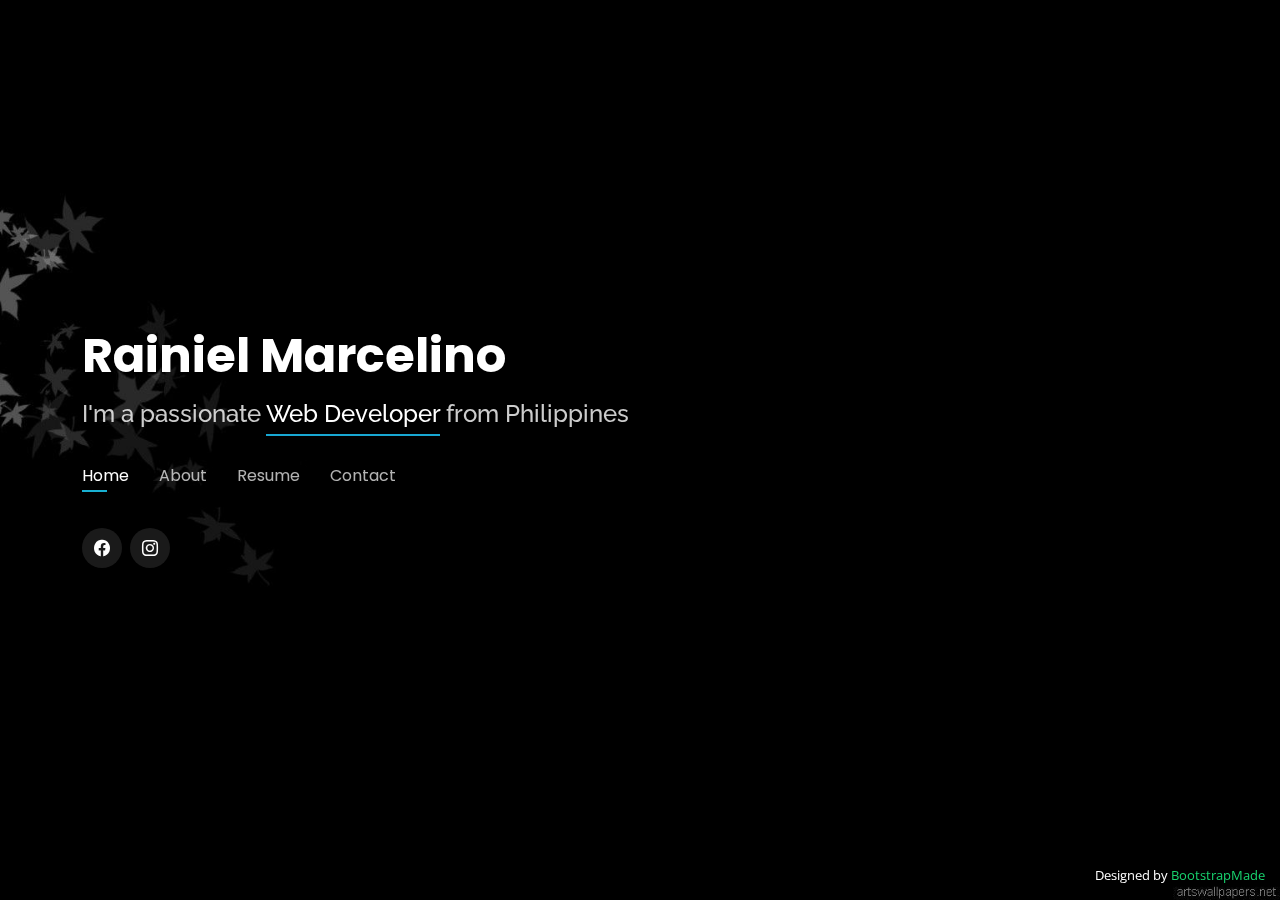
<file: index.html>
<!DOCTYPE html>
<html lang="en">

<head>
  <meta charset="utf-8">
  <meta content="width=device-width, initial-scale=1.0" name="viewport">

  <title>Personal Bootstrap Template</title>
  <meta content="" name="description">
  <meta content="" name="keywords">

  <!-- Favicons -->
  <link href="assets/img/favicon.png" rel="icon">
  <link href="assets/img/apple-touch-icon.png" rel="apple-touch-icon">

  <!-- Google Fonts -->
  <link href="https://fonts.googleapis.com/css?family=Open+Sans:300,300i,400,400i,600,600i,700,700i|Raleway:300,300i,400,400i,500,500i,600,600i,700,700i|Poppins:300,300i,400,400i,500,500i,600,600i,700,700i" rel="stylesheet">

  <!-- Vendor CSS Files -->
  <link href="assets/vendor/bootstrap/css/bootstrap.min.css" rel="stylesheet">
  <link href="assets/vendor/bootstrap-icons/bootstrap-icons.css" rel="stylesheet">
  <link href="assets/vendor/boxicons/css/boxicons.min.css" rel="stylesheet">
  <link href="assets/vendor/glightbox/css/glightbox.min.css" rel="stylesheet">
  <link href="assets/vendor/remixicon/remixicon.css" rel="stylesheet">
  <link href="assets/vendor/swiper/swiper-bundle.min.css" rel="stylesheet">

  <!-- Template Main CSS File -->
  <link href="assets/css/style.css" rel="stylesheet">

  <!-- =======================================================
  * Template Name: Personal - v4.3.0
  * Template URL: https://bootstrapmade.com/personal-free-resume-bootstrap-template/
  * Author: BootstrapMade.com
  * License: https://bootstrapmade.com/license/
  ======================================================== -->
</head>

<body>

  <!-- ======= Header ======= -->
  <header id="header">
    <div class="container">

      <h1><a href="index.html">Rainiel Marcelino</a></h1>
      <!-- Uncomment below if you prefer to use an image logo -->
      <!-- <a href="index.html" class="mr-auto"><img src="assets/img/logo.png" alt="" class="img-fluid"></a> -->
      <h2>I'm a passionate <span>Web Developer</span> from Philippines</h2>

      <nav id="navbar" class="navbar">
        <ul>
          <li><a class="nav-link active" href="#header">Home</a></li>
          <li><a class="nav-link" href="#about">About</a></li>
          <li><a class="nav-link" href="#resume">Resume</a></li>
          <li><a class="nav-link" href="#contact">Contact</a></li>
        </ul>
        <i class="bi bi-list mobile-nav-toggle"></i>
      </nav><!-- .navbar -->

      <div class="social-links">
    
        <a href="#" class="facebook"><i class="bi bi-facebook"></i></a>
        <a href="#" class="instagram"><i class="bi bi-instagram"></i></a>
   
      </div>

    </div>
  </header><!-- End Header -->

  <!-- ======= About Section ======= -->
  <section id="about" class="about">

    <!-- ======= About Me ======= -->
    <div class="about-me container">

      <div class="section-title">
        <h2>About</h2>
        <p>Learn more about me</p>
      </div>

      <div class="row">
        <div class="col-lg-4" data-aos="fade-right">
          <img src="assets/img/me.jpg" class="img-fluid" alt="">
        </div>
        <div class="col-lg-8 pt-4 pt-lg-0 content" data-aos="fade-left">
          <h3>Web Developer</h3>
          <p class="fst-italic">
           Professional with more than two years of expertise in web design and development in a variety of sectors. Database development is one of my strong suits.designing user interfaces, building and testing code, debugging basic and complicated problems, and Adding new features in response to customer feedback.
          </p>
          <div class="row">
            <div class="col-lg-6">
              <ul>
                <li><i class="bi bi-chevron-right"></i> <strong>Birthday:</strong> <span>September, 23, 2000</span></li>
                <li><i class="bi bi-chevron-right"></i> <strong>Website:</strong> <span>www.FLEXIFY.com</span></li>
                <li><i class="bi bi-chevron-right"></i> <strong>Phone:</strong> <span>+09663843490</span></li>
                <li><i class="bi bi-chevron-right"></i> <strong>City:</strong> <span>Cavite, Philippines</span></li>
              </ul>
            </div>
            <div class="col-lg-6">
              <ul>
                <li><i class="bi bi-chevron-right"></i> <strong>Age:</strong> <span>21</span></li>
                <li><i class="bi bi-chevron-right"></i> <strong>Degree:</strong> <span>Master</span></li>
                <li><i class="bi bi-chevron-right"></i> <strong>PhEmailone:</strong> <span>mrcl23@yahoo.com</span></li>
                <li><i class="bi bi-chevron-right"></i> <strong>Freelance:</strong> <span>Available</span></li>
              </ul>
            </div>
          </div>
          <p>
            
          </p>
        </div>
      </div>

    </div><!-- End About Me -->

    <!-- ======= Counts ======= -->
    <div class="counts container">

      <div class="row">

        <div class="col-lg-3 col-md-6">
          <div class="count-box">
            <i class="bi bi-emoji-smile"></i>
            <span data-purecounter-start="0" data-purecounter-end="10" data-purecounter-duration="1" class="purecounter"></span>
            <p>Happy Clients</p>
          </div>
        </div>

        <div class="col-lg-3 col-md-6 mt-5 mt-md-0">
          <div class="count-box">
            <i class="bi bi-journal-richtext"></i>
            <span data-purecounter-start="0" data-purecounter-end="8" data-purecounter-duration="1" class="purecounter"></span>
            <p>Projects</p>
          </div>
        </div>

        <div class="col-lg-3 col-md-6 mt-5 mt-lg-0">
          <div class="count-box">
            <i class="bi bi-headset"></i>
            <span data-purecounter-start="0" data-purecounter-end="363" data-purecounter-duration="1" class="purecounter"></span>
            <p>Hours Of Support</p>
          </div>
        </div>

        <div class="col-lg-3 col-md-6 mt-5 mt-lg-0">
          <div class="count-box">
            <i class="bi bi-award"></i>
            <span data-purecounter-start="0" data-purecounter-end="4" data-purecounter-duration="1" class="purecounter"></span>
            <p>Awards</p>
          </div>
        </div>

      </div>

    </div><!-- End Counts -->

    <!-- ======= Skills  ======= -->
    <div class="skills container">

      <div class="section-title">
        <h2>Skills</h2>
      </div>

      <div class="row skills-content">

        <div class="col-lg-6">

          <div class="progress">
            <span class="skill">HTML <i class="val">95%</i></span>
            <div class="progress-bar-wrap">
              <div class="progress-bar" role="progressbar" aria-valuenow="100" aria-valuemin="0" aria-valuemax="100"></div>
            </div>
          </div>

          <div class="progress">
            <span class="skill">CSS <i class="val">75%</i></span>
            <div class="progress-bar-wrap">
              <div class="progress-bar" role="progressbar" aria-valuenow="90" aria-valuemin="0" aria-valuemax="100"></div>
            </div>
          </div>

          <div class="progress">
            <span class="skill">JavaScript <i class="val">70%</i></span>
            <div class="progress-bar-wrap">
              <div class="progress-bar" role="progressbar" aria-valuenow="75" aria-valuemin="0" aria-valuemax="100"></div>
            </div>
          </div>

        </div>

        <div class="col-lg-6">

          <div class="progress">
            <span class="skill">PHP <i class="val">70%</i></span>
            <div class="progress-bar-wrap">
              <div class="progress-bar" role="progressbar" aria-valuenow="80" aria-valuemin="0" aria-valuemax="100"></div>
            </div>
          </div>

          <div class="progress">
            <span class="skill">WordPress/CMS <i class="val">50%</i></span>
            <div class="progress-bar-wrap">
              <div class="progress-bar" role="progressbar" aria-valuenow="90" aria-valuemin="0" aria-valuemax="100"></div>
            </div>
          </div>

          <div class="progress">
            <span class="skill">Photoshop <i class="val">75%</i></span>
            <div class="progress-bar-wrap">
              <div class="progress-bar" role="progressbar" aria-valuenow="55" aria-valuemin="0" aria-valuemax="100"></div>
            </div>
          </div>

        </div>

      </div>

    </div><!-- End Skills -->

    <!-- ======= Interests ======= -->
    <div class="interests container">

      <div class="section-title">
        <h2>Interests</h2>
      </div>

      <div class="row">
        <div class="col-lg-3 col-md-4 mt-4">
          <div class="icon-box">
            <i class="ri-database-2-line" style="color: #47aeff;"></i>
            <h3>Database</h3>
          </div>
        </div>
        <div class="col-lg-3 col-md-4 mt-4">
          <div class="icon-box">
            <i class="ri-file-list-3-line" style="color: #11dbcf;"></i>
            <h3>Reviews</h3>
          </div>
        </div>
        <div class="col-lg-3 col-md-4 mt-4">
          <div class="icon-box">
            <i class="ri-price-tag-2-line" style="color: #4233ff;"></i>
            <h3>Rate</h3>
          </div>
        </div>
        <div class="col-lg-3 col-md-4 mt-4">
          <div class="icon-box">
            <i class="ri-disc-line" style="color: #b20969;"></i>
            <h3>Music</h3>
          </div>
        </div>
        </div>
      </div>

    </div><!-- End Interests -->

  </section><!-- End About Section -->

  <!-- ======= Resume Section ======= -->
  <section id="resume" class="resume">
    <div class="container">

      <div class="section-title">
        <h2>Resume</h2>
        <p>Check My Resume</p>
      </div>

      <div class="row">
        <div class="col-lg-6">
          <h3 class="resume-title">Sumary</h3>
          <div class="resume-item pb-0">
            <h4>Rainiel Marcelino</h4>
            <p><em>Web Developer who is creative and deadline-driven, with 2+ years of experience designing and developing user-centered digital/print Website material from concept to final, polished deliverable.</em></p>
            <p>
            <ul>
              <li>Cavite, Philippines</li>
              <li>+09663843490</li>
              <li>Rainiel Marcelino</li>
            </ul>
            </p>
          </div>

          <h3 class="resume-title">Education</h3>
          <div class="resume-item">
            <h4>BS Informarion Technology</h4>
            <h5>2019 - 2023</h5>
            <p><em>Cavite State University, Indang Campus</em></p>
          </div>
          <div class="resume-item">
            <h4>Information and communications technology</h4>
            <h5>2017 - 2019</h5>
            <p><em>Philipine Christian University</em></p>
          </div>
        </div>
        <div class="col-lg-6">
          <h3 class="resume-title">Professional Experience</h3>
          <div class="resume-item">
            <h4>Junior Web Developer</h4>
            <h5>2026 - Present</h5>
            <p><em>Sky.inc, Philipines</em></p>
            <p>
            <ul>
              <li>Lead the graphic, layout, and production communication materials for the website's design, development, and deployment.</li>
              <li>Supervise the evaluation of all code resources in order to assure the website's quality and accuracy.</li>
            </ul>
            </p>
          </div>
        </div>
      </div>

    </div>
  </section><!-- End Resume Section -->

  <!-- ======= Contact Section ======= -->
  <section id="contact" class="contact">
    <div class="container">

      <div class="section-title">
        <h2>Contact</h2>
        <p>Contact Me</p>
      </div>

      <div class="row mt-2">

        <div class="col-md-6 d-flex align-items-stretch">
          <div class="info-box">
            <i class="bx bx-map"></i>
            <h3>My Address</h3>
            <p>S3 L4 BLK4 SUNNY BROOKE 2 SAN FRANCISCO, GENERAL TRIAS CAVITE</p>
          </div>
        </div>

        <div class="col-md-6 mt-4 mt-md-0 d-flex align-items-stretch">
          <div class="info-box">
            <i class="bx bx-share-alt"></i>
            <h3>Social Profiles</h3>
            <div class="social-links">          
              <a href="#" class="facebook"><i class="bi bi-facebook"></i></a>
              <a href="#" class="instagram"><i class="bi bi-instagram"></i></a>
            </div>
          </div>
        </div>

        <div class="col-md-6 mt-4 d-flex align-items-stretch">
          <div class="info-box">
            <i class="bx bx-envelope"></i>
            <h3>Email Me</h3>
            <p>mrcl23@yahoo.com</p>
          </div>
        </div>
        <div class="col-md-6 mt-4 d-flex align-items-stretch">
          <div class="info-box">
            <i class="bx bx-phone-call"></i>
            <h3>Call Me</h3>
            <p>+09663843490</p>
          </div>
        </div>
      </div>

      <form action="forms/contact.php" method="post" role="form" class="php-email-form mt-4">
        <div class="row">
          <div class="col-md-6 form-group">
            <input type="text" name="name" class="form-control" id="name" placeholder="Your Name" required>
          </div>
          <div class="col-md-6 form-group mt-3 mt-md-0">
            <input type="email" class="form-control" name="email" id="email" placeholder="Your Email" required>
          </div>
        </div>
        <div class="form-group mt-3">
          <input type="text" class="form-control" name="subject" id="subject" placeholder="Subject" required>
        </div>
        <div class="form-group mt-3">
          <textarea class="form-control" name="message" rows="5" placeholder="Message" required></textarea>
        </div>
        <div class="my-3">
          <div class="loading">Loading</div>
          <div class="error-message"></div>
          <div class="sent-message">Your message has been sent. Thank you!</div>
        </div>
        <div class="text-center"><button type="submit">Send Message</button></div>
      </form>

    </div>
  </section><!-- End Contact Section -->

  <div class="credits">
    <!-- All the links in the footer should remain intact. -->
    <!-- You can delete the links only if you purchased the pro version. -->
    <!-- Licensing information: https://bootstrapmade.com/license/ -->
    <!-- Purchase the pro version with working PHP/AJAX contact form: https://bootstrapmade.com/personal-free-resume-bootstrap-template/ -->
    Designed by <a href="https://bootstrapmade.com/">BootstrapMade</a>
  </div>

  <!-- Vendor JS Files -->
  <script src="assets/vendor/bootstrap/js/bootstrap.bundle.min.js"></script>
  <script src="assets/vendor/glightbox/js/glightbox.min.js"></script>
  <script src="assets/vendor/isotope-layout/isotope.pkgd.min.js"></script>
  <script src="assets/vendor/php-email-form/validate.js"></script>
  <script src="assets/vendor/purecounter/purecounter.js"></script>
  <script src="assets/vendor/swiper/swiper-bundle.min.js"></script>
  <script src="assets/vendor/waypoints/noframework.waypoints.js"></script>

  <!-- Template Main JS File -->
  <script src="assets/js/main.js"></script>

</body>

</html>
</file>
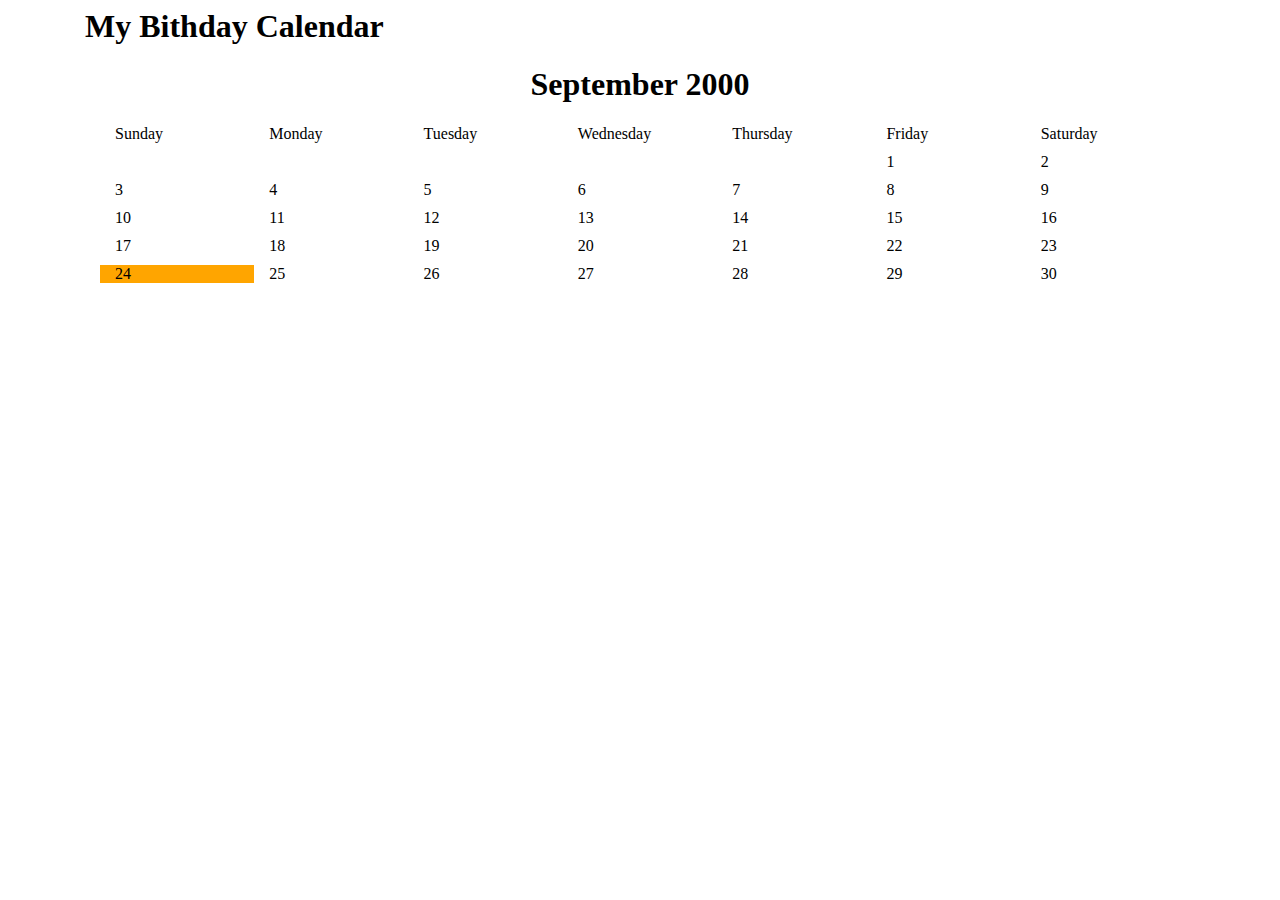
<file: Marcelino_itec75a/Marcelino_lab2.html>
<html>
<head>
<title>Calendar</title>
<link rel="stylesheet" type="text/css" href="css/bootstrap-grid.css">
</head>
<body>
<div class="container">
  <h1>My Bithday Calendar</h1>
  <center><h1>September 2000</h1></center>
  <div class="containerq">
    <div class="row">
      <div class="col-sm">
      Sunday
      </div>
      <div class="col-sm">
      Monday
      </div>
      <div class="col-sm">
      Tuesday
      </div>
  	    <div class="col-sm">
  	  Wednesday
      </div>
  	    <div class="col-sm">
      Thursday
      </div>
  	    <div class="col-sm">
      Friday
      </div>
  	    <div class="col-sm">
      Saturday
      </div>
    </div>



    <div class="row">
      <div class="col-sm">
      </div>
      <div class="col-sm">
      </div>
      <div class="col-sm">
      </div>
  	    <div class="col-sm">
      </div>
  	    <div class="col-sm">
      </div>
  	    <div class="col-sm">
      1
      </div>
  	    <div class="col-sm">
      2
      </div>
    </div>



      <div class="row">
      <div class="col-sm">
      3
      </div>
      <div class="col-sm">
      4
      </div>
      <div class="col-sm">
      5
      </div>
  	    <div class="col-sm">
  	  6
      </div>
  	    <div class="col-sm">
      7
      </div>
  	    <div class="col-sm">
      8
      </div>
  	    <div class="col-sm">
      9
      </div>
      </div>



      <div class="row">
      <div class="col-sm">
      10
      </div>
      <div class="col-sm">
      11
      </div>
      <div class="col-sm">
      12
      </div>
        <div class="col-sm">
      13
      </div>
        <div class="col-sm">
      14
      </div>
        <div class="col-sm">
      15
      </div>
        <div class="col-sm">
      16
      </div>
      </div>



      <div class="row">
      <div class="col-sm">
      17
      </div>
      <div class="col-sm">
      18
      </div>
      <div class="col-sm">
      19
      </div>
        <div class="col-sm">
      20
      </div>
        <div class="col-sm">
      21
      </div>
        <div class="col-sm">
      22
      </div>
        <div class="col-sm">
      23
      </div>
      </div>



      <div class="row">
      <div class="col-sm" style="background-color: orange;">
      24
      </div>
      <div class="col-sm">
      25
      </div>
      <div class="col-sm">
      26
      </div>
        <div class="col-sm">
      27
      </div>
        <div class="col-sm">
      28
      </div>
        <div class="col-sm">
      29
      </div>
        <div class="col-sm">
      30
      </div>
      </div>
	  
</div>

</body>
</html>
</file>
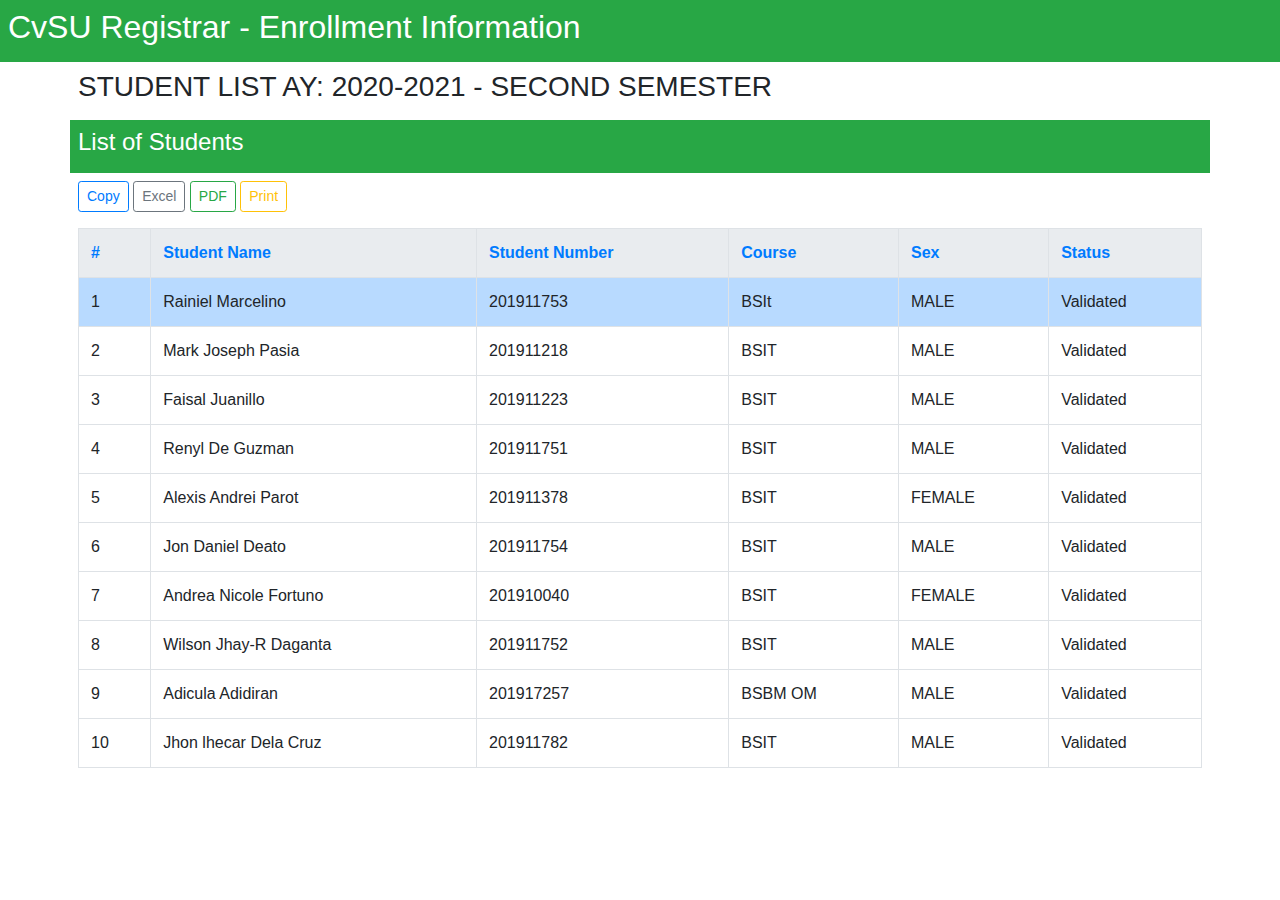
<file: Marcelino_itec75a/Marcelino_Lab3.html>
<!DOCTYPE html>
<html>
<head>
	<title>Laboratory 3</title>
<link rel="stylesheet" type="text/css" href="css/bootstrap.css">
</head>
<body>

<div class="container-fluid p-2 bg-success text-white">
	<h2>CvSU Registrar - Enrollment Information</h1>
</div>

			<div class="container p-2">
				<h3>STUDENT LIST AY: 2020-2021 - SECOND SEMESTER</h3>
			</div>

<div class="container p-2 bg-success text-white">
	<h4>List of Students</h5>
</div>

	<div class="container p-2">

		<div class="btn btn-outline-primary btn-sm">
			Copy
		</div>

		<div class="btn btn-outline-secondary btn-sm">
			Excel
		</div>

		<div class="btn btn-outline-success btn-sm">
			PDF
		</div>

		<div class="btn btn-outline-warning btn-sm">
			Print
		</div>

</div>

<div div class="container p-2">
	
	<table class = "table table-bordered table-hover">
	<tr class ="thead-light">
		<th class ="text-primary">#</th>
		<th class ="text-primary">Student Name</th>
		<th class ="text-primary">Student Number</th>
		<th class ="text-primary">Course</th>
		<th class ="text-primary">Sex</th>
		<th class ="text-primary">Status</th>
	</tr>

	<tr class ="table-primary">
	<td>1</td>
	<td>Rainiel Marcelino</td>
	<td>201911753</td>
	<td>BSIt</td>
	<td>MALE</td>
	<td>Validated</td>
	</tr>
		
	<td>2</td>
	<td>Mark Joseph Pasia</td>
	<td>201911218</td>
	<td>BSIT</td>
	<td>MALE</td>
	<td>Validated</td>
	</tr>

	<tr>
	<td>3</td>
	<td>Faisal Juanillo</td>
	<td>201911223</td>
	<td>BSIT</td>
	<td>MALE</td>
	<td>Validated</td>
	</tr>

	<tr>
	<td>4</td>
	<td>Renyl De Guzman</td>
	<td>201911751</td>
	<td>BSIT</td>
	<td>MALE</td>
	<td>Validated</td>
	</tr>

	

	<tr>
	<td>5</td>
	<td>Alexis Andrei Parot</td>
	<td>201911378</td>
	<td>BSIT</td>
	<td>FEMALE</td>
	<td>Validated</td>
	</tr>

	<tr>
	<td>6</td>
	<td>Jon Daniel Deato</td>
	<td>201911754</td>
	<td>BSIT</td>
	<td>MALE</td>
	<td>Validated</td>
	</tr>

	<tr>
	<td>7</td>
	<td>Andrea Nicole Fortuno</td>
	<td>201910040</td>
	<td>BSIT</td>
	<td>FEMALE</td>
	<td>Validated</td>
	</tr>

	<tr>
	<td>8</td>
	<td>Wilson Jhay-R Daganta</td>
	<td>201911752</td>
	<td>BSIT</td>
	<td>MALE</td>
	<td>Validated</td>
	</tr>

	<tr>
	<td>9</td>
	<td>Adicula Adidiran</td>
	<td>201917257</td>
	<td>BSBM OM</td>
	<td>MALE</td>
	<td>Validated</td>
	</tr>

	<tr>
	<td>10</td>
	<td>Jhon lhecar Dela Cruz</td>
	<td>201911782</td>
	<td>BSIT</td>
	<td>MALE</td>
	<td>Validated</td>
	</tr>

</div>

</body>
</html>
</file>
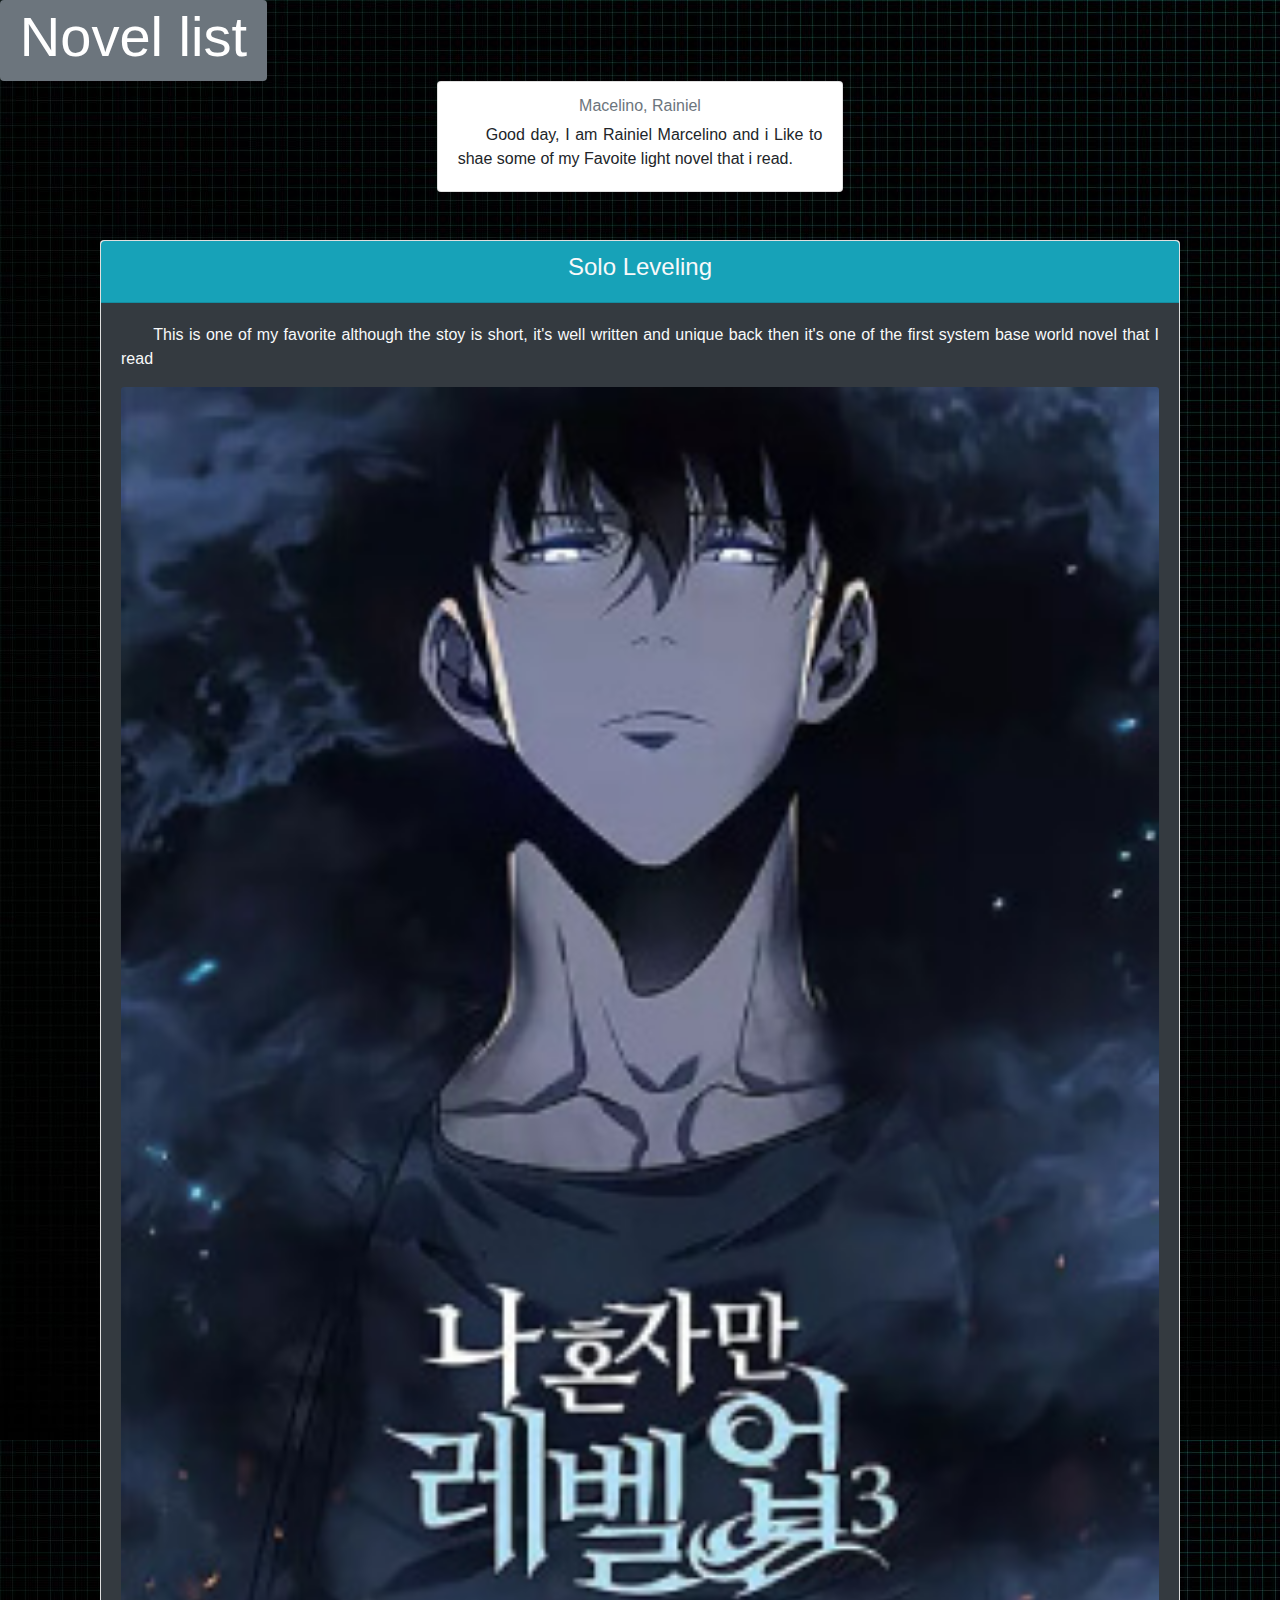
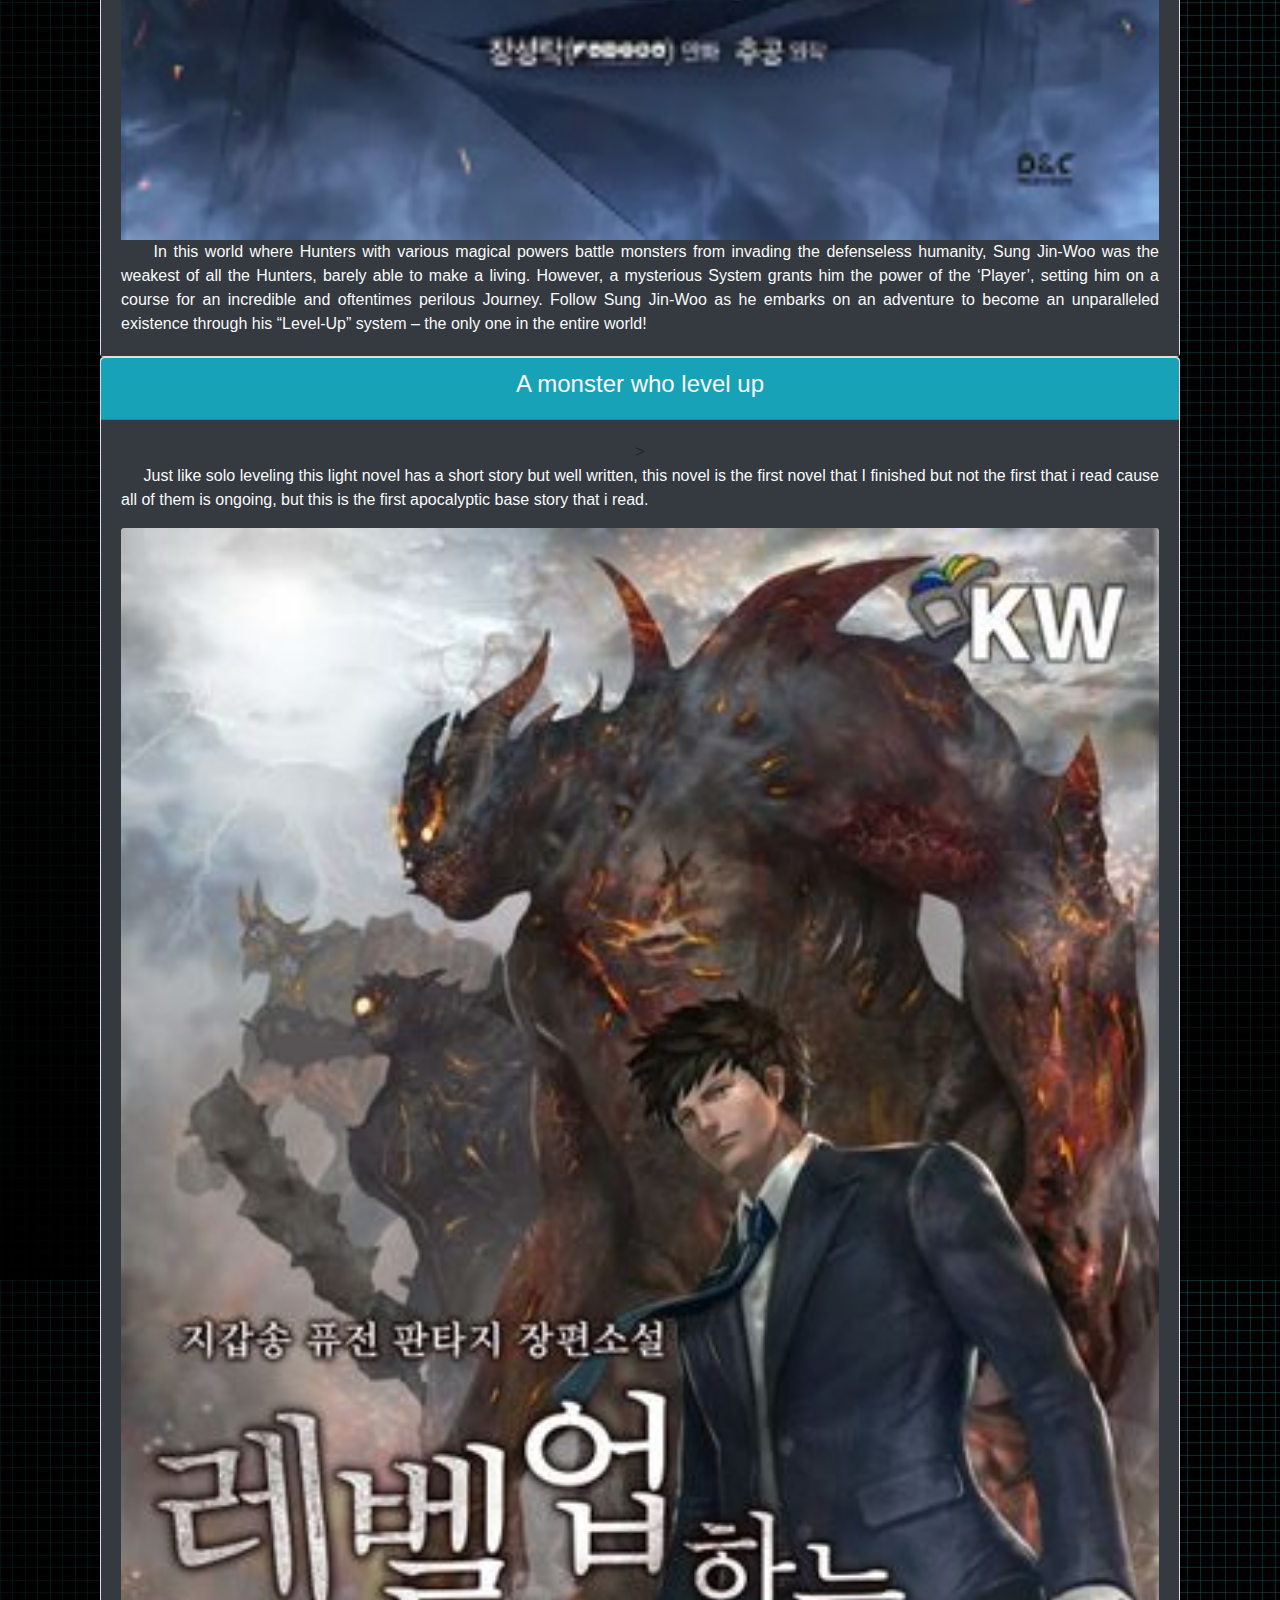
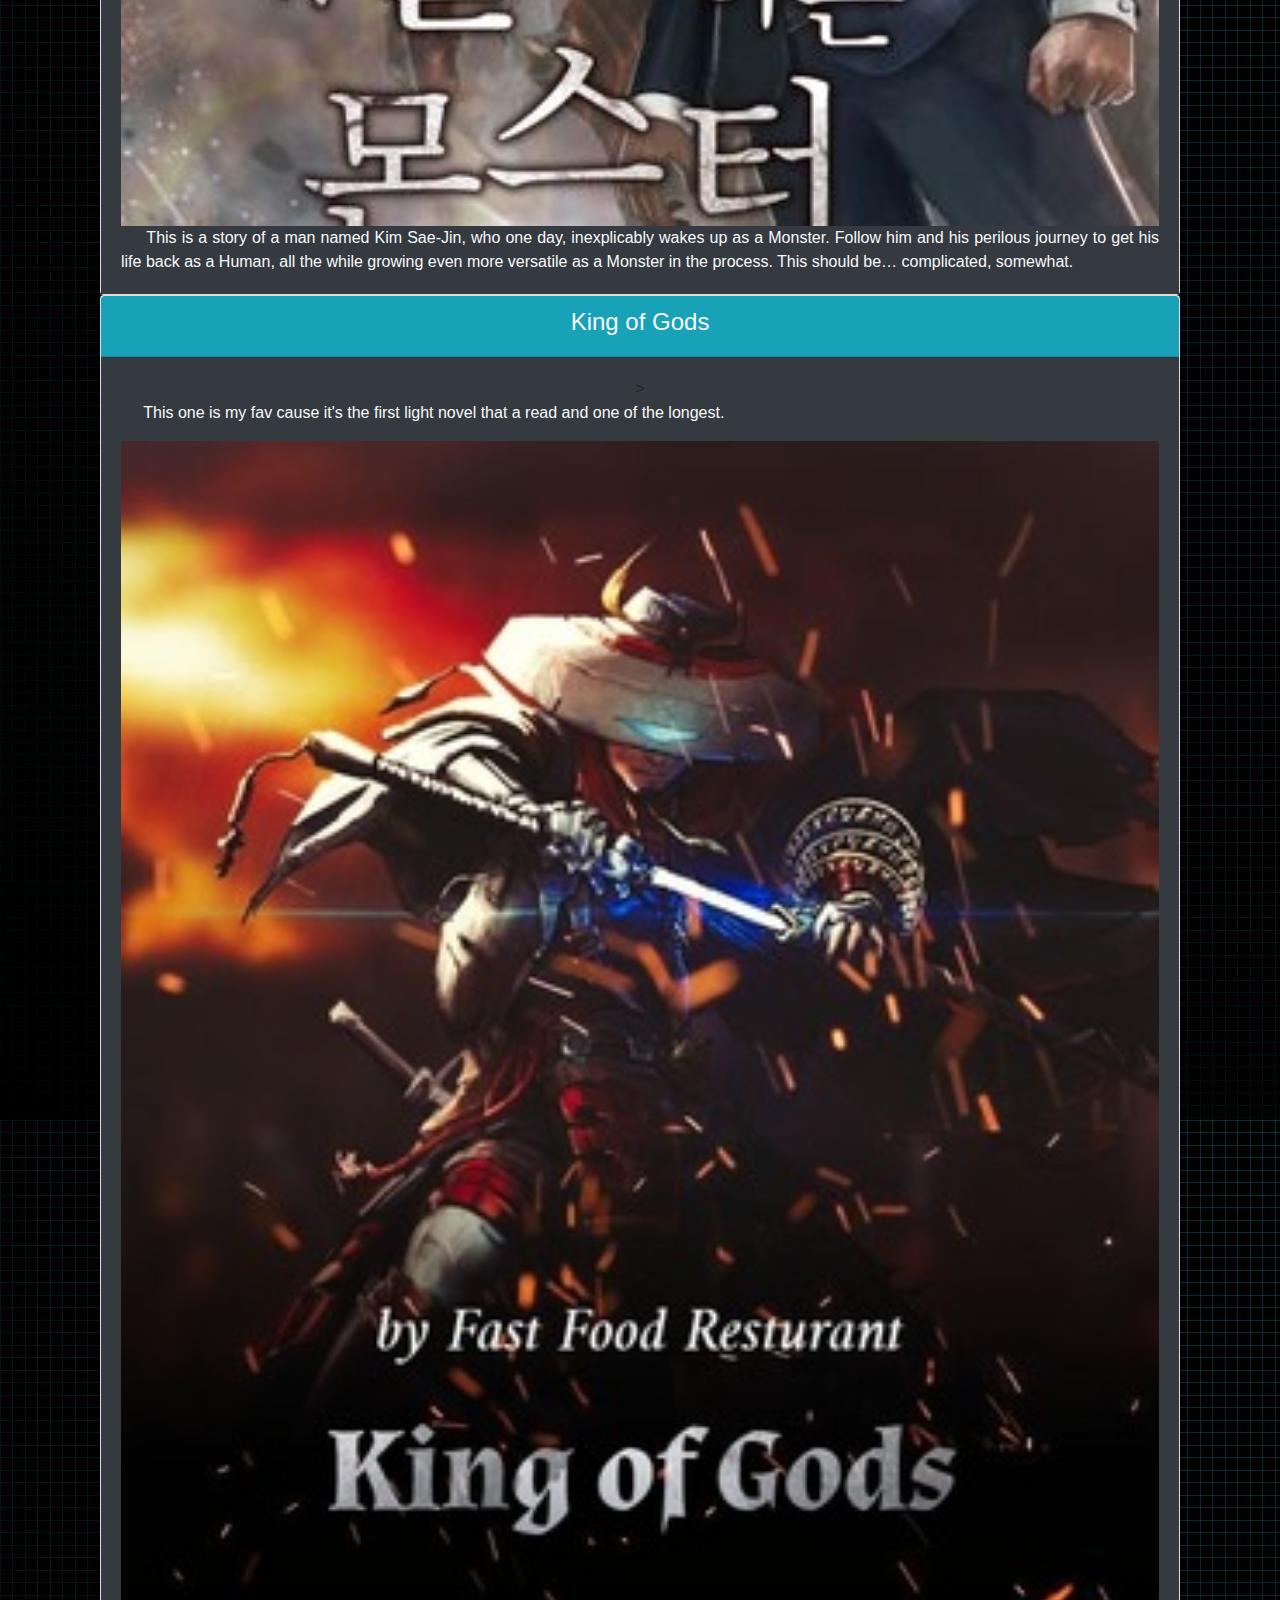
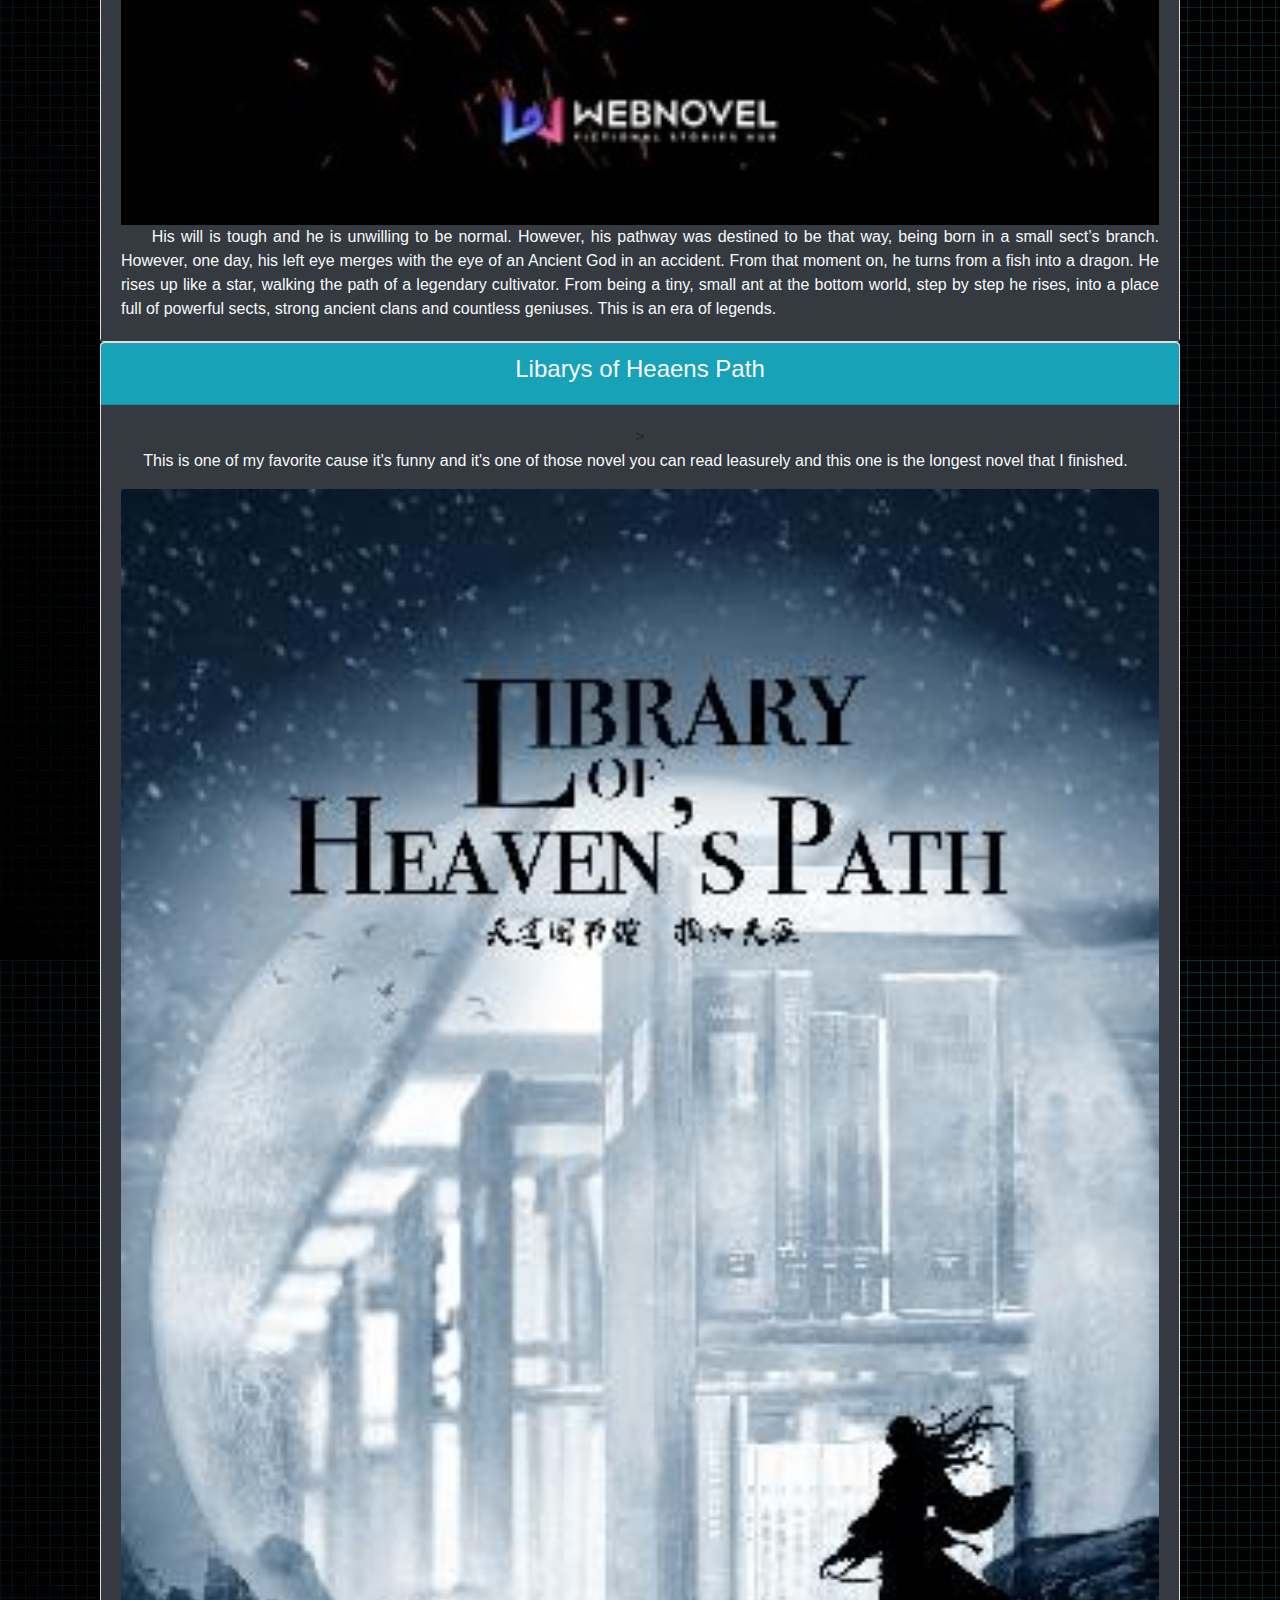
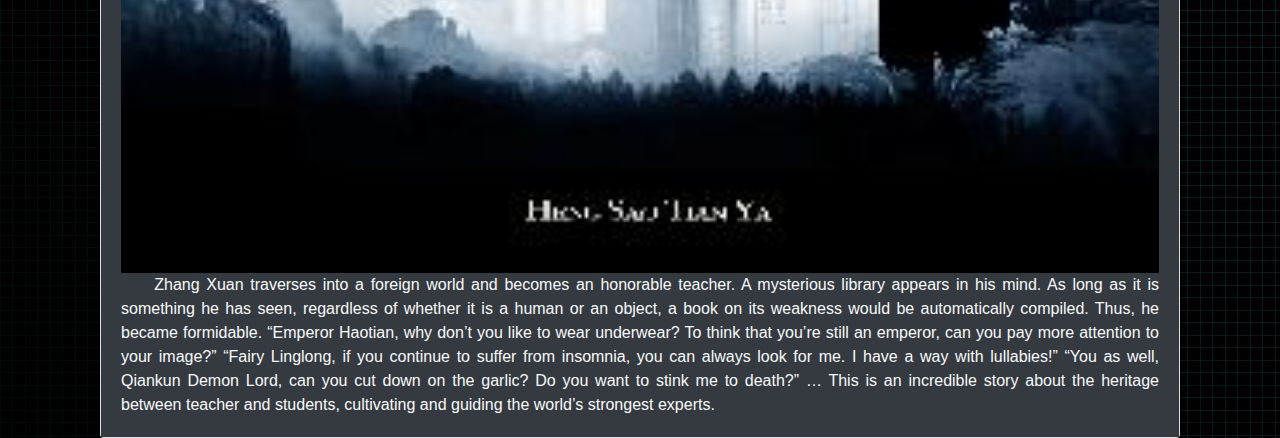
<file: Marcelino_itec75a/Marcelino_lab4/Marcelino_lab4.html>
<html>
<head>
	<title>Blog</title>
	<link rel="stylesheet" href="css/bootstrap.min.css">
</head>
<body style="background-image: url('black.jpg');">
	<div class="badge badge-secondary">
	  <div class="container">
	    <h1 class="display-4">Novel list</h1>
	  </div>
</div>
	<div class="row" >
	  <div class="col-sm-4" style="margin-left:auto; margin-right:auto; text-align:center;">
	    <div class="card">
	      <div class="card-body">
	        <h6 class="card-subtitle mb-2 text-muted">Macelino, Rainiel</h6>
	        <p class="card-text" style="text-align:justify;">&nbsp &nbsp &nbspGood day, I am Rainiel Marcelino and i Like to shae some of my Favoite light novel that i read.  </p>
	     	</div>
	      </div>
	    </div>
	  </div>
	
	<br><br>
	<div class="container" style="margin-left:auto; margin-right:auto; text-align:center;" >
	  <div class = "col-sm-12" >

	    <div class="card">
	    	<ul class="list-group list-group-flush">
	  			  <li class="list-group-item bg-info text-light" align="center"><h4>Solo Leveling<h4></li>
	  		</ul>
	     	<div class="card-body bg-dark">
	     	<p class = "card-text text-light" style="text-align:justify;">&nbsp &nbsp &nbsp This is one of my favorite although the stoy is short, it's well written and unique back then it's one of the first system base world novel that I read </p>
	        <img class="card-img-top" src="solo1.jpg" alt="image">
	        <p class="card-text text-light" style="text-align:justify;" >&nbsp &nbsp &nbspIn this world where Hunters with various magical powers battle monsters from invading the defenseless humanity, Sung Jin-Woo was the weakest of all the Hunters, barely able to make a living. However, a mysterious System grants him the power of the ‘Player’, setting him on a course for an incredible and oftentimes perilous Journey. Follow Sung Jin-Woo as he embarks on an adventure to become an unparalleled existence through his “Level-Up” system – the only one in the entire world!</p>
	       
	      </div>
	    </div>

		<div class="card">
	   		 <ul class="list-group list-group-flush">
	  		 <li class="list-group-item bg-info text-light" align="center"><h4>A monster who level up<h4></li>
	  			</ul>
	      <div class="card-body bg-dark">>
	       <p class="card-text text-light" style="text-align:justify;">&nbsp &nbsp &nbspJust like solo leveling this light novel has a short story but well written, this novel is the first novel that I finished but not the first that i read cause all of them is ongoing, but this is the first apocalyptic base story that i read.</p>
	       <img class="card-img-top" src="level.jpg" alt="image">
	       	<p class="card-text text-light" style="text-align:justify;" >&nbsp &nbsp &nbspThis is a story of a man named Kim Sae-Jin, who one day, inexplicably wakes up as a Monster. Follow him and his perilous journey to get his life back as a Human, all the while growing even more versatile as a Monster in the process. This should be… complicated, somewhat.</p>
	      </div>
	    </div>

	    <div class="card">
	   		 <ul class="list-group list-group-flush">
	  		 <li class="list-group-item bg-info text-light" align="center"><h4>King of Gods<h4></li>
	  			</ul>
	      <div class="card-body bg-dark">>
	       <p class="card-text text-light" style="text-align:justify;">&nbsp &nbsp &nbspThis one is my fav cause it's the first light novel that a read and one of the longest.</p>
	       <img class="card-img-top" src="king.jpg" alt="image">
	       	<p class="card-text text-light" style="text-align:justify;" >&nbsp &nbsp &nbspHis will is tough and he is unwilling to be normal. However, his pathway was destined to be that way, being born in a small sect’s branch. However, one day, his left eye merges with the eye of an Ancient God in an accident. From that moment on, he turns from a fish into a dragon. He rises up like a star, walking the path of a legendary cultivator. From being a tiny, small ant at the bottom world, step by step he rises, into a place full of powerful sects, strong ancient clans and countless geniuses. This is an era of legends.</p>
	      </div>
	    </div>	

	    <div class="card">
	   		 <ul class="list-group list-group-flush">
	  		 <li class="list-group-item bg-info text-light" align="center"><h4>Libarys of Heaens Path<h4></li>
	  			</ul>
	      <div class="card-body bg-dark">>
	       <p class="card-text text-light" style="text-align:justify;">&nbsp &nbsp &nbspThis is one of my favorite cause it's funny and it's one of those novel you can read leasurely and this one is the longest novel that I finished.</p>
	       <img class="card-img-top" src="library.jpg" alt="image">
	       	<p class="card-text text-light" style="text-align:justify;" >&nbsp &nbsp &nbspZhang Xuan traverses into a foreign world and becomes an honorable teacher. A mysterious library appears in his mind. As long as it is something he has seen, regardless of whether it is a human or an object, a book on its weakness would be automatically compiled. Thus, he became formidable.

“Emperor Haotian, why don’t you like to wear underwear? To think that you’re still an emperor, can you pay more attention to your image?”

“Fairy Linglong, if you continue to suffer from insomnia, you can always look for me. I have a way with lullabies!”

“You as well, Qiankun Demon Lord, can you cut down on the garlic? Do you want to stink me to death?”

…

This is an incredible story about the heritage between teacher and students, cultivating and guiding the world’s strongest experts.</p>
	      </div>
	    </div>	

	  </div>
	 </div>
</body>
</html>
</file>
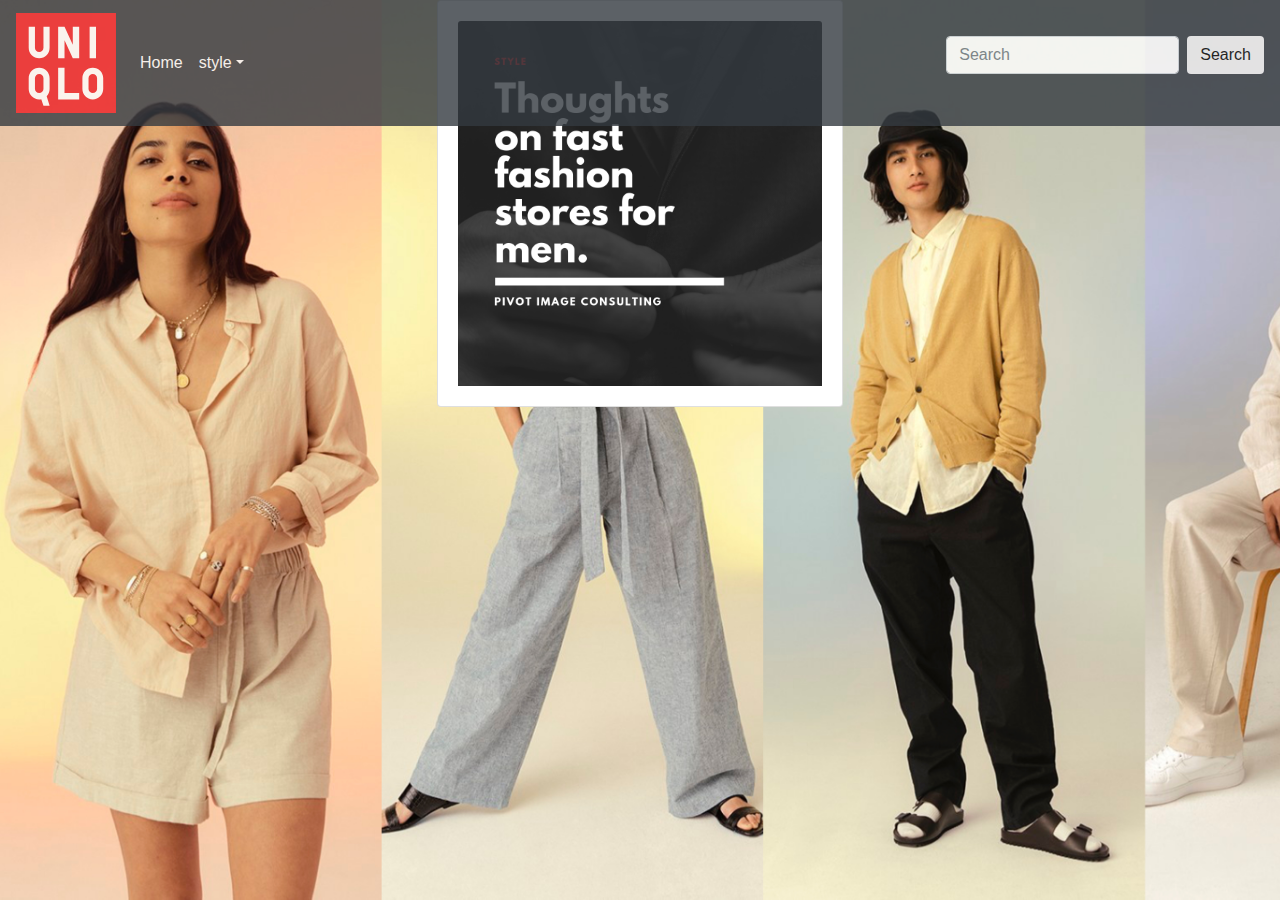
<file: Marcelino_itec75a/Marcelino_lab5/Marcelino_lab5.html>
<html>
<head>
<title>Business</title>
<meta charset="utf-8">
<meta name="viewport" content="width=device-width, initial-scale">
<link rel="stylesheet" href="css/bootstrap.min.css">
<script src="https://ajax.googleapis.com/ajax/libs/jquery/3.5.1/jquery.min.js"></script>
<script src="js/bootstrap.min.js" ></script>
<style type="text/css">
	.page-holder{
		min-height: 100vh;
	}
	.bg-cover{
		background-size: cover !important;
	}
</style>

</head>
<body>
	

<div style="background: url(for.jpg)" class="page-holder bg-cover">

<div class="row" >
	  <div class="col-sm-4" style="margin-left:auto; margin-right:auto; text-align:center;">
	    <div class="card">
	      <div class="card-body">
	       <img class="card-img-top" src="style.png" alt="image">
	     	</div>
	      </div>
	    </div>
	  </div>


	<nav class="navbar navbar-expand-sm bg-dark navbar-dark fixed-top" style="opacity:80%;">
		<a class="navbar-brand" href="#"><img src="uniq.svg" alt="logo" style="width:100px;"></a>
	<ul class="navbar-nav mr-auto mt-2 mt-lg-0" role="tablist">
		<li class="nav-item">
			<a class="nav-link active text-light" data-toggle="tab" href="#home_tab">Home</a>
		</li>

		<li class="nav-item dropdown">
			<a class="nav-link dropdown-toggle active text-light" data-toggle="dropdown" href="#" id="navbardrop">style</a>
			<div class="dropdown-menu">
				<a class="dropdown-item" href="#">Tops</a>
				<a class="dropdown-item" href="#">Innerwear</a>
				<a class="dropdown-item" href="#">Bottoms</a>
				<a class="dropdown-item" href="#">Outwear</a>
		</li>


		
	</ul>
<form class="form-inline" action="#">
	<input class="form-control mr-sm-2" type="text" placeholder="Search">
	<button class="btn btn--succes" type="submit">Search</button>
</form>
</nav>
</div>



</body>

</html>
</file>
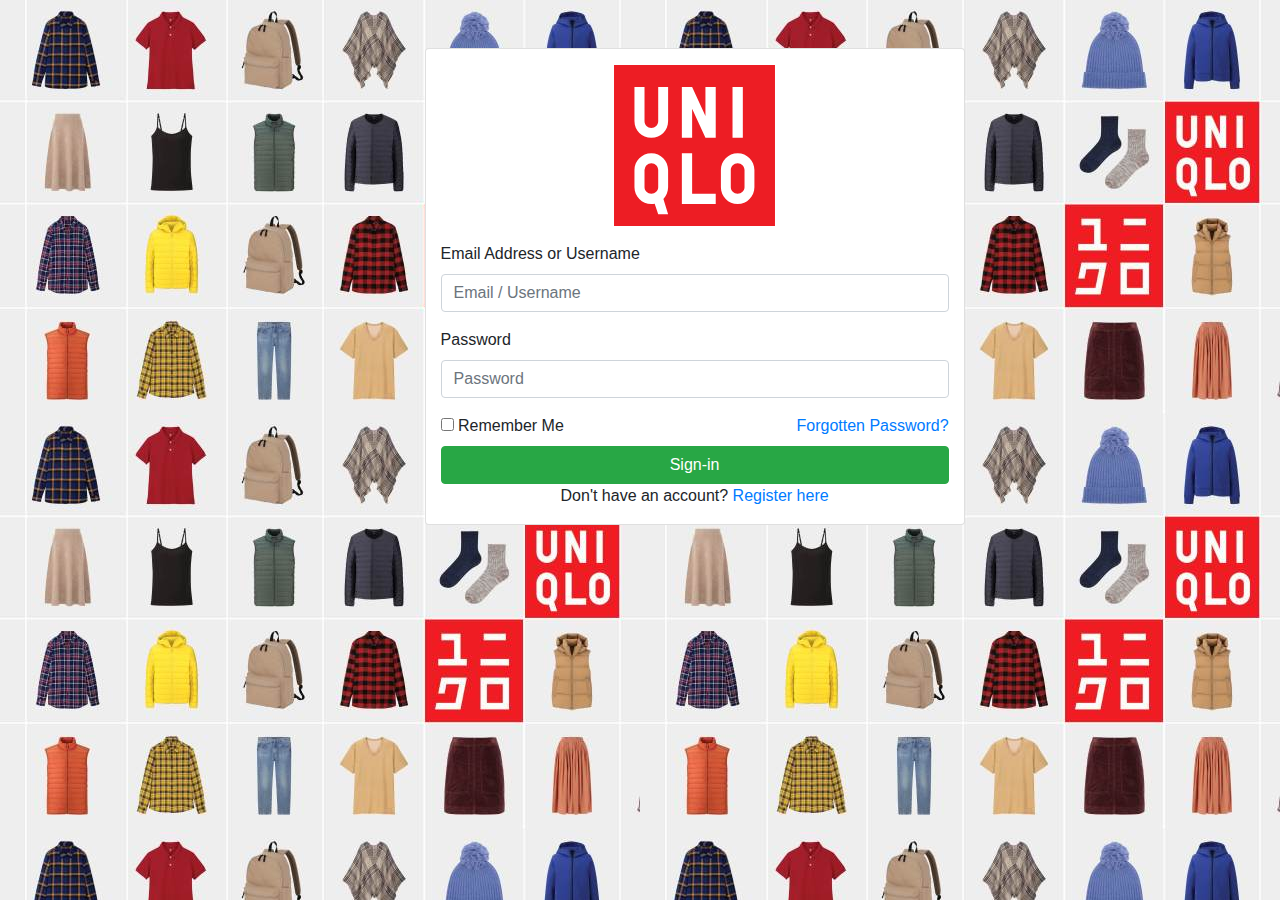
<file: Marcelino_itec75a/Marcelino_lab6/Marcelino_lab6_Login.html>
<html>
<head>
<title>Log-in</title>
<meta charset="utf-8">
<meta name="viewport" content="width=device-width, initial-scale">
<link rel="stylesheet" href="css/bootstrap.min.css">
<script src="https://ajax.googleapis.com/ajax/libs/jquery/3.5.1/jquery.min.js"></script>
<script src="js/bootstrap.min.js" ></script>
</head>
<body style="background-image: url('uniq.jpeg');">
<div class="container" style="margin-left:32%;  text-align:center;">
	<div class="row">
		<div class="col-6 ">
			<div class="card shadow mt-5">
				<div class="text-center">
					<a href="#"><img class="my-3" style="width:30%;" src="uniq.svg" alt=""></a>
				</div>
				<div class="container">
					<div class="login-form">
						<form>

							<div class="form-group">
							<label class="float-left">Email Address or Username</label>
							<input type="email" class="form-control" placeholder="Email / Username" required>
							</div>

								<div class="form-group">
									<label class="float-left">Password</label>
									<input type="password" class="form-control" placeholder="Password" required>
								</div>

							<div class="checkbox">
								<label class="float-left">
									<input type="checkbox"> Remember Me
								</label>
								<label class="float-right">
									<a href="#">Forgotten Password?</a>
								</label>
							</div>

							<button type="submit" class="btn btn-success btn-block"> Sign-in</button>
							<div class="register-link m-t-15 text-center">
								<p>Don't have an account? <a href="Marcelino_lab6_Register.html">Register here</a></p>
							</div>

						</form>
					</div>
				</div>
			</div>
		</div>
	</div>
</div>
	

</body>
</html>
</file>
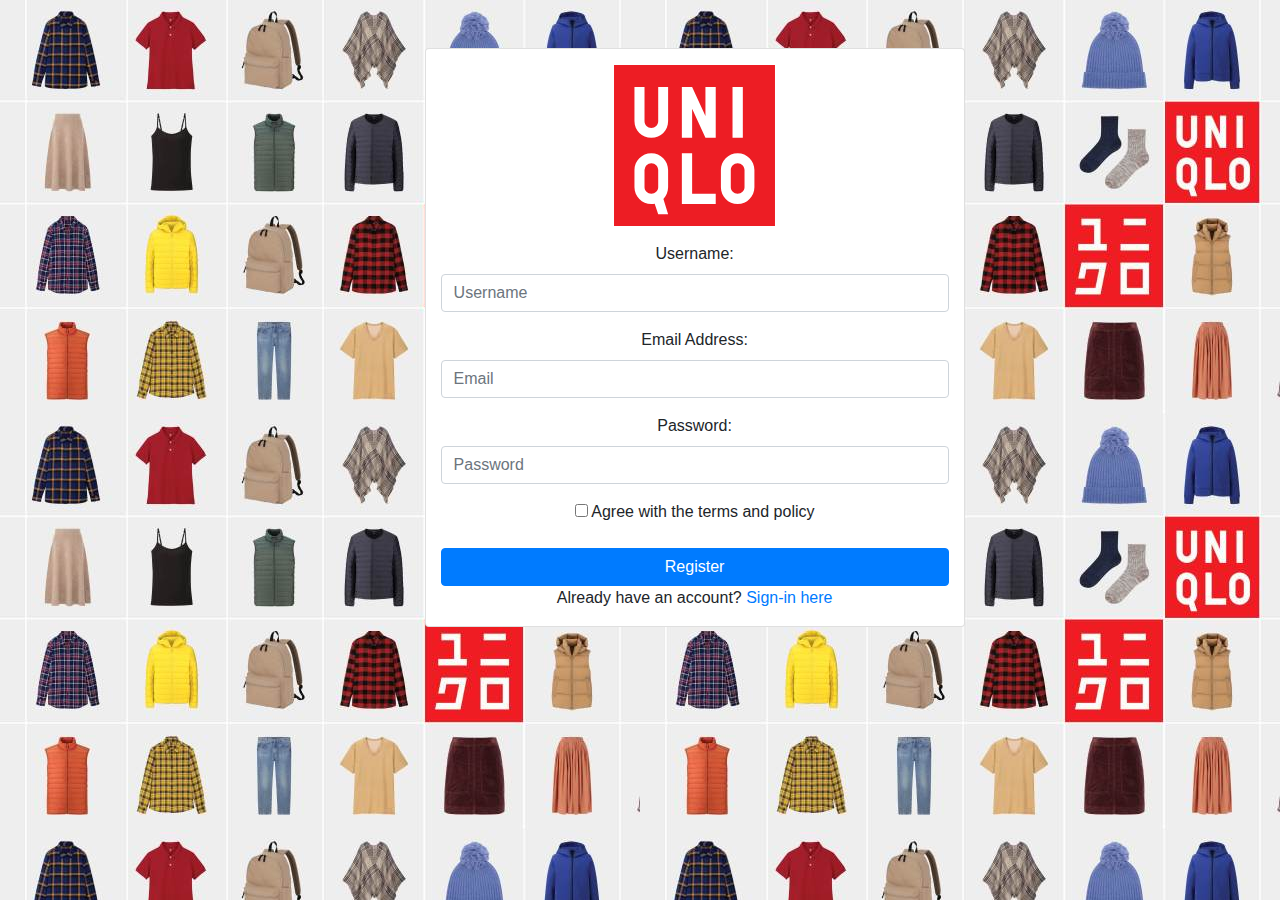
<file: Marcelino_itec75a/Marcelino_lab6/Marcelino_lab6_Register.html>
<html>
<head>
<title>Register</title>
<meta charset="utf-8">
<meta name="viewport" content="width=device-width, initial-scale">
<link rel="stylesheet" href="css/bootstrap.min.css">
<script src="https://ajax.googleapis.com/ajax/libs/jquery/3.5.1/jquery.min.js"></script>
<script src="js/bootstrap.min.js" ></script>
</head>
<body style="background-image: url('uniq.jpeg');">
<div class="container" style="margin-left:32%;  text-align:center;">
	<div class="row ">
		<div class="col-6">
			<div class="card shadow mt-5">
				<div class="text-center">
					<a href="#"><img class="my-3" style="width:30%;" src="uniq.svg" alt=""></a>
				</div>
				<div class="container">
					<div class="login-form">
						<form>

							<div class="form-group">
								<label>Username:</label>
								<input type="text" class ="form-control" placeholder="Username" required>
							</div>

							<div class="form-group">
								<label>Email Address:</label>
								<input type="email" class= "form-control" placeholder="Email" required>
							</div>

							<div class="form-group">
								<label>Password:</label>
								<input type="password" class ="form-control" placeholder="Password" required>
							</div>

							<div class="checkbox">
								<label>
									<input type="checkbox"> Agree with the terms and policy
								</label>
							</div>

							</div>
							<button type="submit" class="btn btn-primary btn-block"> Register</button>
							<div class="register-link m-t-15 text-center">
								<p>Already have an account? <a href="Marcelino_lab6_Login.html">Sign-in here</a></p>
							</div>
						</form>
					</div>
				</div>
			</div>
		</div>
	</div>
</div>
</body>
</html>
</file>
<file: assets/css/style.css>
/**
* Template Name: Personal - v4.3.0
* Template URL: https://bootstrapmade.com/personal-free-resume-bootstrap-template/
* Author: BootstrapMade.com
* License: https://bootstrapmade.com/license/
*/

/*--------------------------------------------------------------
# General
--------------------------------------------------------------*/
body {
  font-family: "Open Sans", sans-serif;
  background-color: #040404;
  color: #fff;
  position: relative;
  background: transparent;
}

body::before {
  content: "";
  position: fixed;
  background: #040404 url("../img/leaf.jpg") top right no-repeat;
  background-size: cover;
  left: 0;
  right: 0;
  top: 0;
  height: 100vh;
  z-index: -1;
}

@media (min-width: 1024px) {
  body::before {
    background-attachment: fixed;
  }
}

a {
  color: #18a7d2;
  text-decoration: none;
}

a:hover {
  color: #18a7d2;
  text-decoration: none;
}

h1, h2, h3, h4, h5, h6 {
  font-family: "Raleway", sans-serif;
}

/*--------------------------------------------------------------
# Header
--------------------------------------------------------------*/
#header {
  transition: ease-in-out 0.3s;
  position: relative;
  height: 100vh;
  display: flex;
  align-items: center;
  z-index: 997;
  overflow-y: auto;
}

#header * {
  transition: ease-in-out 0.3s;
}

#header h1 {
  font-size: 48px;
  margin: 0;
  padding: 0;
  line-height: 1;
  font-weight: 700;
  font-family: "Poppins", sans-serif;
}

#header h1 a, #header h1 a:hover {
  color: #fff;
  line-height: 1;
  display: inline-block;
}

#header h2 {
  font-size: 24px;
  margin-top: 20px;
  color: rgba(255, 255, 255, 0.8);
}

#header h2 span {
  color: #fff;
  border-bottom: 2px solid #18a7d2;
  padding-bottom: 6px;
}

#header img {
  padding: 0;
  margin: 0;
}

#header .social-links {
  margin-top: 40px;
  display: flex;
}

#header .social-links a {
  font-size: 16px;
  display: flex;
  justify-content: center;
  align-items: center;
  background: rgba(255, 255, 255, 0.1);
  color: #fff;
  line-height: 1;
  margin-right: 8px;
  border-radius: 50%;
  width: 40px;
  height: 40px;
}

#header .social-links a:hover {
  background: #18a7d2;
}

@media (max-width: 992px) {
  #header h1 {
    font-size: 36px;
  }
  #header h2 {
    font-size: 20px;
    line-height: 30px;
  }
  #header .social-links {
    margin-top: 15px;
  }
  #header .container {
    display: flex;
    flex-direction: column;
    align-items: center;
  }
}

/* Header Top */
#header.header-top {
  height: 80px;
  position: fixed;
  left: 0;
  top: 0;
  right: 0;
  background: rgba(0, 0, 0, 0.9);
}

#header.header-top .social-links, #header.header-top h2 {
  display: none;
}

#header.header-top h1 {
  margin-right: auto;
  font-size: 36px;
}

#header.header-top .container {
  display: flex;
  align-items: center;
}

#header.header-top .navbar {
  margin: 0;
}

@media (max-width: 768px) {
  #header.header-top {
    height: 60px;
  }
  #header.header-top h1 {
    font-size: 26px;
  }
}

/*--------------------------------------------------------------
# Navigation Menu
--------------------------------------------------------------*/
/**
* Desktop Navigation 
*/
.navbar {
  padding: 0;
  margin-top: 35px;
}

.navbar ul {
  margin: 0;
  padding: 0;
  display: flex;
  list-style: none;
  align-items: center;
}

.navbar li {
  position: relative;
}

.navbar li + li {
  margin-left: 30px;
}

.navbar a, .navbar a:focus {
  display: flex;
  align-items: center;
  justify-content: space-between;
  padding: 0;
  font-family: "Poppins", sans-serif;
  font-size: 16px;
  font-weight: 400;
  color: rgba(255, 255, 255, 0.7);
  white-space: nowrap;
  transition: 0.3s;
}

.navbar a i, .navbar a:focus i {
  font-size: 12px;
  line-height: 0;
  margin-left: 5px;
}

.navbar a:before {
  content: "";
  position: absolute;
  width: 0;
  height: 2px;
  bottom: -4px;
  left: 0;
  background-color: #18b0d2;
  visibility: hidden;
  width: 0px;
  transition: all 0.3s ease-in-out 0s;
}

.navbar a:hover:before, .navbar li:hover > a:before, .navbar .active:before {
  visibility: visible;
  width: 25px;
}

.navbar a:hover, .navbar .active, .navbar .active:focus, .navbar li:hover > a {
  color: #fff;
}

/**
* Mobile Navigation 
*/
.mobile-nav-toggle {
  color: #fff;
  font-size: 28px;
  cursor: pointer;
  display: none;
  line-height: 0;
  transition: 0.5s;
  position: fixed;
  right: 15px;
  top: 15px;
}

@media (max-width: 991px) {
  .mobile-nav-toggle {
    display: block;
  }
  .navbar ul {
    display: none;
  }
}

.navbar-mobile {
  position: fixed;
  overflow: hidden;
  top: 0;
  right: 0;
  left: 0;
  bottom: 0;
  background: rgba(0, 0, 0, 0.9);
  transition: 0.3s;
  z-index: 999;
  margin-top: 0;
}

.navbar-mobile .mobile-nav-toggle {
  position: absolute;
  top: 15px;
  right: 15px;
}

.navbar-mobile ul {
  display: block;
  position: absolute;
  top: 55px;
  right: 15px;
  bottom: 45px;
  left: 15px;
  padding: 10px 0;
  overflow-y: auto;
  transition: 0.3s;
  border: 2px solid rgba(255, 255, 255, 0.2);
}

.navbar-mobile li {
  padding: 12px 20px;
}

.navbar-mobile li + li {
  margin: 0;
}

.navbar-mobile a {
  font-size: 16px;
  position: relative;
}

/*--------------------------------------------------------------
# Sections General
--------------------------------------------------------------*/
section {
  overflow: hidden;
  position: absolute;
  width: 100%;
  top: 140px;
  bottom: 100%;
  opacity: 0;
  transition: ease-in-out 0.4s;
  z-index: 2;
}

section.section-show {
  top: 100px;
  bottom: auto;
  opacity: 1;
  padding-bottom: 45px;
}

section .container {
  background: rgba(0, 0, 0, 0.9);
  padding: 30px;
}

@media (max-width: 768px) {
  section {
    top: 120px;
  }
  section.section-show {
    top: 80px;
  }
}

.section-title h2 {
  font-size: 14px;
  font-weight: 500;
  padding: 0;
  line-height: 1px;
  margin: 0 0 20px 0;
  letter-spacing: 2px;
  text-transform: uppercase;
  color: #aaaaaa;
  font-family: "Poppins", sans-serif;
}

.section-title h2::after {
  content: "";
  width: 120px;
  height: 1px;
  display: inline-block;
  background: #18b0d2;
  margin: 4px 10px;
}

.section-title p {
  margin: 0;
  margin: -15px 0 15px 0;
  font-size: 36px;
  font-weight: 700;
  text-transform: uppercase;
  font-family: "Poppins", sans-serif;
  color: #fff;
}

/*--------------------------------------------------------------
# About
--------------------------------------------------------------*/
.about-me .content h3 {
  font-weight: 700;
  font-size: 26px;
  color: #18b0d2;
}

.about-me .content ul {
  list-style: none;
  padding: 0;
}

.about-me .content ul li {
  margin-bottom: 20px;
  display: flex;
  align-items: center;
}

.about-me .content ul strong {
  margin-right: 10px;
}

.about-me .content ul i {
  font-size: 16px;
  margin-right: 5px;
  color: #18b0d2;
  line-height: 0;
}

.about-me .content p:last-child {
  margin-bottom: 0;
}

/*--------------------------------------------------------------
# Counts
--------------------------------------------------------------*/
.counts {
  padding: 70px 0 60px;
}

.counts .count-box {
  padding: 30px 30px 25px 30px;
  width: 100%;
  position: relative;
  text-align: center;
  background: rgba(255, 255, 255, 0.08);
}

.counts .count-box i {
  position: absolute;
  top: -25px;
  left: 50%;
  transform: translateX(-50%);
  font-size: 24px;
  background: rgba(255, 255, 255, 0.1);
  padding: 12px;
  color: #18b0d2;
  border-radius: 50px;
  line-height: 0;
}

.counts .count-box span {
  font-size: 36px;
  display: block;
  font-weight: 600;
  color: #fff;
}

.counts .count-box p {
  padding: 0;
  margin: 0;
  font-family: "Raleway", sans-serif;
  font-size: 14px;
}

/*--------------------------------------------------------------
# Skills
--------------------------------------------------------------*/
.skills .progress {
  height: 60px;
  display: block;
  background: none;
  border-radius: 0;
}

.skills .progress .skill {
  padding: 10px 0;
  margin: 0;
  text-transform: uppercase;
  display: block;
  font-weight: 600;
  font-family: "Poppins", sans-serif;
  color: #fff;
}

.skills .progress .skill .val {
  float: right;
  font-style: normal;
}

.skills .progress-bar-wrap {
  background: rgba(255, 255, 255, 0.2);
}

.skills .progress-bar {
  width: 1px;
  height: 10px;
  transition: .9s;
  background-color: #18b0d2;
}

/*--------------------------------------------------------------
# Interests
--------------------------------------------------------------*/
.interests .icon-box {
  display: flex;
  align-items: center;
  padding: 20px;
  background: rgba(255, 255, 255, 0.08);
  transition: ease-in-out 0.3s;
}

.interests .icon-box i {
  font-size: 32px;
  padding-right: 10px;
  line-height: 1;
}

.interests .icon-box h3 {
  font-weight: 700;
  margin: 0;
  padding: 0;
  line-height: 1;
  font-size: 16px;
  color: #fff;
}

.interests .icon-box:hover {
  background: rgba(255, 255, 255, 0.12);
}

/*--------------------------------------------------------------
# Resume
--------------------------------------------------------------*/
.resume .resume-title {
  font-size: 26px;
  font-weight: 700;
  margin-top: 20px;
  margin-bottom: 20px;
  color: #fff;
}

.resume .resume-item {
  padding: 0 0 20px 20px;
  margin-top: -2px;
  border-left: 2px solid rgba(255, 255, 255, 0.2);
  position: relative;
}

.resume .resume-item h4 {
  line-height: 18px;
  font-size: 18px;
  font-weight: 600;
  text-transform: uppercase;
  font-family: "Poppins", sans-serif;
  color: #18b0d2;
  margin-bottom: 10px;
}

.resume .resume-item h5 {
  font-size: 16px;
  background: rgba(255, 255, 255, 0.15);
  padding: 5px 15px;
  display: inline-block;
  font-weight: 600;
  margin-bottom: 10px;
}

.resume .resume-item ul {
  padding-left: 20px;
}

.resume .resume-item ul li {
  padding-bottom: 10px;
}

.resume .resume-item:last-child {
  padding-bottom: 0;
}

.resume .resume-item::before {
  content: "";
  position: absolute;
  width: 16px;
  height: 16px;
  border-radius: 50px;
  left: -9px;
  top: 0;
  background: #18b0d2;
  border: 2px solid #18b0d2;
}

/*--------------------------------------------------------------
# Contact
--------------------------------------------------------------*/
.contact .info-box {
  color: #444444;
  padding: 20px;
  width: 100%;
  background: rgba(255, 255, 255, 0.08);
}

.contact .info-box i.bx {
  font-size: 24px;
  color: #18b0d2;
  border-radius: 50%;
  padding: 14px;
  float: left;
  background: rgba(255, 255, 255, 0.1);
}

.contact .info-box h3 {
  font-size: 20px;
  color: rgba(255, 255, 255, 0.5);
  font-weight: 700;
  margin: 10px 0 8px 68px;
}

.contact .info-box p {
  padding: 0;
  color: #fff;
  line-height: 24px;
  font-size: 14px;
  margin: 0 0 0 68px;
}

.contact .info-box .social-links {
  margin: 5px 0 0 68px;
  display: flex;
}

.contact .info-box .social-links a {
  font-size: 18px;
  display: inline-block;
  color: #fff;
  line-height: 1;
  margin-right: 12px;
  transition: 0.3s;
}

.contact .info-box .social-links a:hover {
  color: #18b0d2;
}

.contact .php-email-form {
  padding: 30px;
  background: rgba(255, 255, 255, 0.08);
}

.contact .php-email-form .error-message {
  display: none;
  background: rgba(255, 255, 255, 0.08);
  background: #ed3c0d;
  text-align: left;
  padding: 15px;
  font-weight: 600;
}

.contact .php-email-form .error-message br + br {
  margin-top: 25px;
}

.contact .php-email-form .sent-message {
  display: none;
  background: rgba(255, 255, 255, 0.08);
  background: #18d26e;
  text-align: center;
  padding: 15px;
  font-weight: 600;
}

.contact .php-email-form .loading {
  display: none;
  background: rgba(255, 255, 255, 0.08);
  text-align: center;
  padding: 15px;
}

.contact .php-email-form .loading:before {
  content: "";
  display: inline-block;
  border-radius: 50%;
  width: 24px;
  height: 24px;
  margin: 0 10px -6px 0;
  border: 3px solid #18b0d2;
  border-top-color: #eee;
  -webkit-animation: animate-loading 1s linear infinite;
  animation: animate-loading 1s linear infinite;
}

.contact .php-email-form input, .contact .php-email-form textarea {
  border-radius: 0;
  box-shadow: none;
  font-size: 14px;
  background: rgba(255, 255, 255, 0.08);
  border: 0;
  transition: 0.3s;
  color: #fff;
}

.contact .php-email-form input:focus, .contact .php-email-form textarea:focus {
  background-color: rgba(255, 255, 255, 0.11);
}

.contact .php-email-form input::-webkit-input-placeholder, .contact .php-email-form textarea::-webkit-input-placeholder {
  color: rgba(255, 255, 255, 0.3);
  opacity: 1;
}

.contact .php-email-form input::-moz-placeholder, .contact .php-email-form textarea::-moz-placeholder {
  color: rgba(255, 255, 255, 0.3);
  opacity: 1;
}

.contact .php-email-form input::placeholder, .contact .php-email-form textarea::placeholder {
  color: rgba(255, 255, 255, 0.3);
  opacity: 1;
}

.contact .php-email-form input {
  padding: 10px 15px;
}

.contact .php-email-form textarea {
  padding: 12px 15px;
}

.contact .php-email-form button[type="submit"] {
  background: #18b0d2;
  border: 0;
  padding: 10px 30px;
  color: #fff;
  transition: 0.4s;
  border-radius: 4px;
}

.contact .php-email-form button[type="submit"]:hover {
  background: #18b0d2;
}

@-webkit-keyframes animate-loading {
  0% {
    transform: rotate(0deg);
  }
  100% {
    transform: rotate(360deg);
  }
}

@keyframes animate-loading {
  0% {
    transform: rotate(0deg);
  }
  100% {
    transform: rotate(360deg);
  }
}

/*--------------------------------------------------------------
# Credits
--------------------------------------------------------------*/
.credits {
  position: fixed;
  right: 0;
  left: 0;
  bottom: 0;
  padding: 15px;
  text-align: right;
  font-size: 13px;
  color: #fff;
  z-index: 999999;
}

@media (max-width: 992px) {
  .credits {
    text-align: center;
    padding: 10px;
    background: rgba(0, 0, 0, 0.8);
  }
}

.credits a {
  color: #18d26e;
  transition: 0.3s;
}

.credits a:hover {
  color: #fff;
}
</file>
